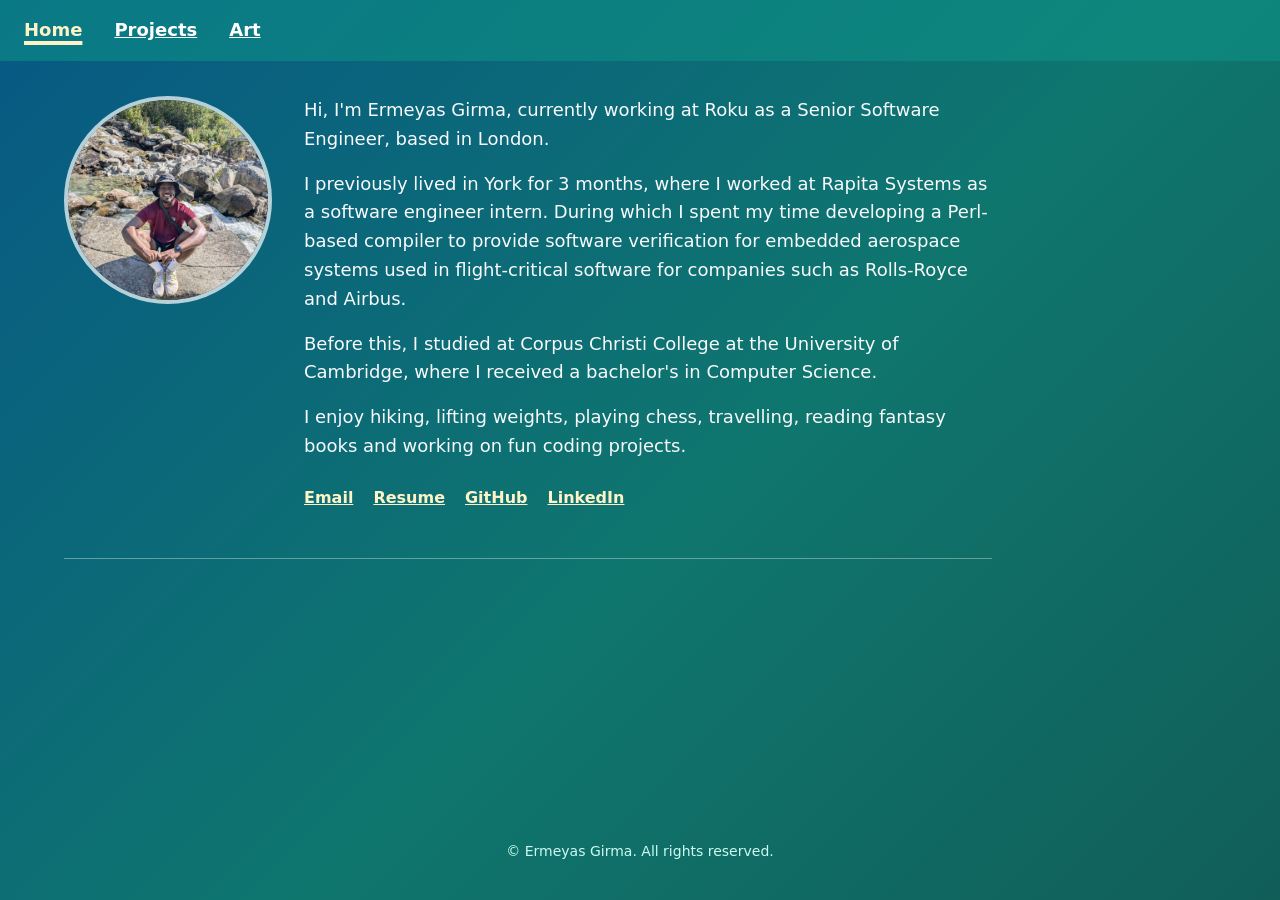
<file: index.html>
<!doctype html>
<html lang="en">
  <head>
    <meta charset="utf-8">
    <meta name="viewport" content="width=device-width, initial-scale=1">
    <title>Ermeyas Girma</title>
    <meta name="description" content="Ermeyas Girma is a Senior Software Engineer with a passion for computer science, technology, and thoughtful software development.">
    <link rel="canonical" href="https://ermeyasgirma.github.io/">
    <meta property="og:type" content="website">
    <meta property="og:title" content="Ermeyas Girma">
    <meta property="og:description" content="Senior Software Engineer driven by curiosity about technology and computer science.">
    <meta property="og:url" content="https://ermeyasgirma.github.io/">
    <link rel="stylesheet" href="styles.css">
    <script type="application/ld+json">
      {
        "@context": "https://schema.org",
        "@type": "Person",
        "name": "Ermeyas Girma",
        "url": "https://ermeyasgirma.github.io/",
        "jobTitle": "Senior Software Engineer",
        "sameAs": [
          "https://github.com/ermeyasgirma",
          "https://www.linkedin.com/in/ermeyas-girma-4b7386199/"
        ]
      }
    </script>
  </head>
  <body>
    <nav aria-label="Primary navigation" class="site-nav">
      <a href="index.html" aria-current="page">Home</a>
      <a href="projects.html">Projects</a>
      <a href="art.html">Art</a>
    </nav>
    <main class="page-shell page-shell--wide">
      <header class="hero">
        <img class="portrait" src="images/portrait.jpg" alt="Ermeyas Girma" width="480" height="480" fetchpriority="high">
        <div class="hero-copy">
          <div class="intro">
            <p>Hi, I'm Ermeyas Girma, currently working at Roku as a Senior Software Engineer, based in London.</p>
            <p>I previously lived in York for 3 months, where I worked at Rapita Systems as a software engineer intern. During which I spent my time developing a Perl-based compiler to provide software verification for embedded aerospace systems used in flight-critical software for companies such as Rolls-Royce and Airbus.</p>
            <p>Before this, I studied at Corpus Christi College at the University of Cambridge, where I received a bachelor's in Computer Science.</p>
            <p>I enjoy hiking, lifting weights, playing chess, travelling, reading fantasy books and working on fun coding projects.</p>
          </div>
          <nav aria-label="Professional profiles" class="profile-links">
            <a href="mailto:ermeyasgirma72@gmail.com">Email</a>
            <a href="ermeyas_resume.pdf" target="_blank" rel="noopener">Resume</a>
            <a href="https://github.com/ermeyasgirma">GitHub</a>
            <a href="https://www.linkedin.com/in/ermeyas-girma-4b7386199/">LinkedIn</a>
          </nav>
        </div>
      </header>
    </main>
    <footer class="site-footer">
      <p>© Ermeyas Girma. All rights reserved.</p>
    </footer>
  </body>
</html>
</file>
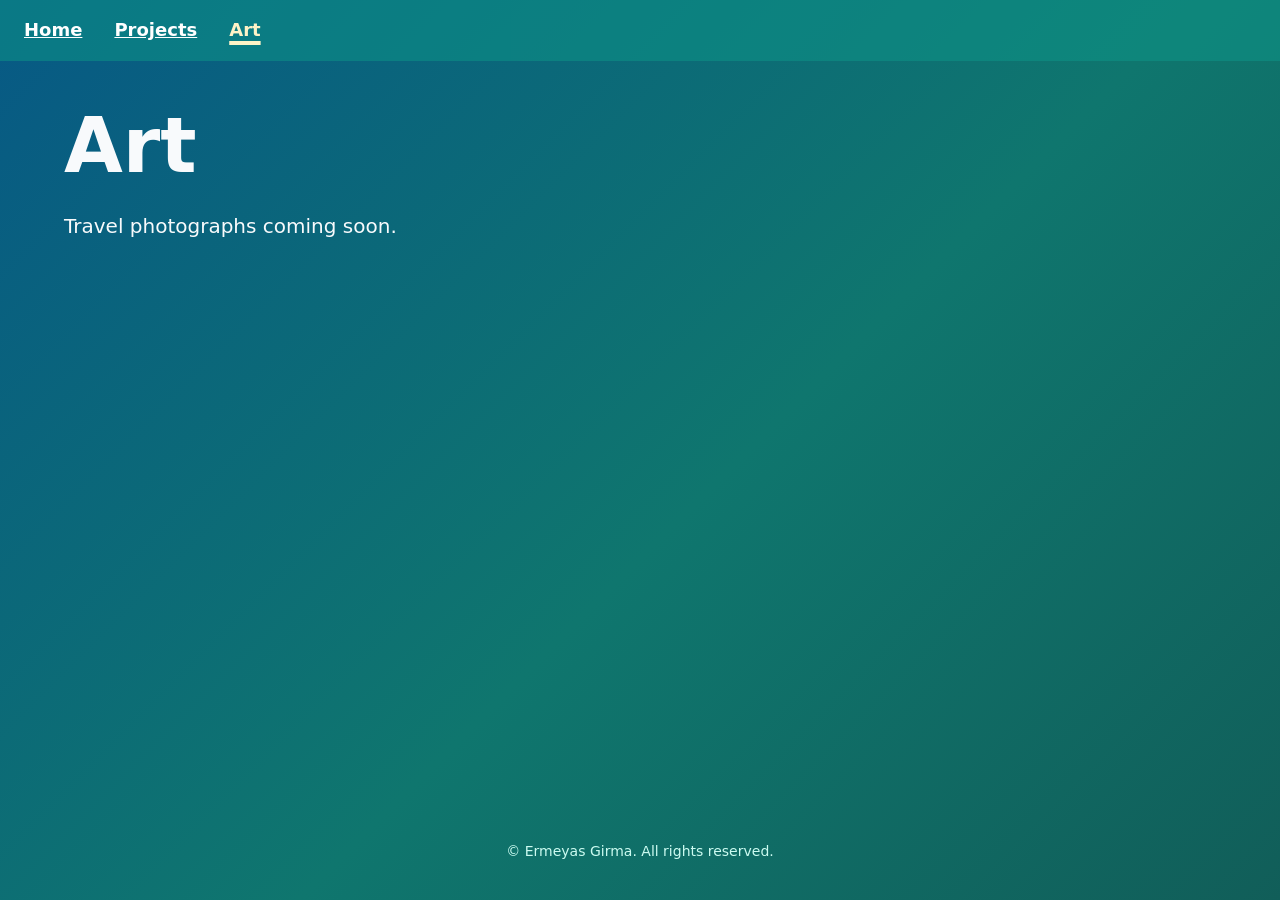
<file: art.html>
<!doctype html>
<html lang="en">
  <head>
    <meta charset="utf-8">
    <meta name="viewport" content="width=device-width, initial-scale=1">
    <title>Art | Ermeyas Girma</title>
    <meta name="description" content="Travel photography by Ermeyas Girma.">
    <link rel="canonical" href="https://ermeyasgirma.github.io/art.html">
    <link rel="stylesheet" href="styles.css">
  </head>
  <body>
    <nav aria-label="Primary navigation" class="site-nav">
      <a href="index.html">Home</a>
      <a href="projects.html">Projects</a>
      <a href="art.html" aria-current="page">Art</a>
    </nav>
    <main class="page-shell">
      <h1 class="page-heading">Art</h1>
      <p class="empty-state">Travel photographs coming soon.</p>
      <!--
        HOW TO ADD A PHOTO
        1. Format: JPEG (.jpg) or WebP (.webp), about 2000px on the longest side
           and under ~500KB. Resize/compress first (e.g. squoosh.app, quality 80-85).
           Use lowercase file names with no spaces, e.g. lisbon-sunset.jpg
        2. Upload the file to the images/art/ folder.
        3. Copy the <figure> block below inside <div class="gallery">, change the
           file name, and write the caption between <figcaption> and </figcaption>.
           "alt" describes the photo for screen readers; the caption is what visitors see.
        4. Once you have photos, delete the "Travel photographs coming soon." line above.

        <figure>
          <img src="images/art/lisbon-sunset.jpg" alt="Sunset over Lisbon rooftops" loading="lazy" decoding="async">
          <figcaption>Lisbon, August 2025</figcaption>
        </figure>
      -->
      <div class="gallery">
      </div>
    </main>
    <footer class="site-footer">
      <p>© Ermeyas Girma. All rights reserved.</p>
    </footer>
  </body>
</html>
</file>
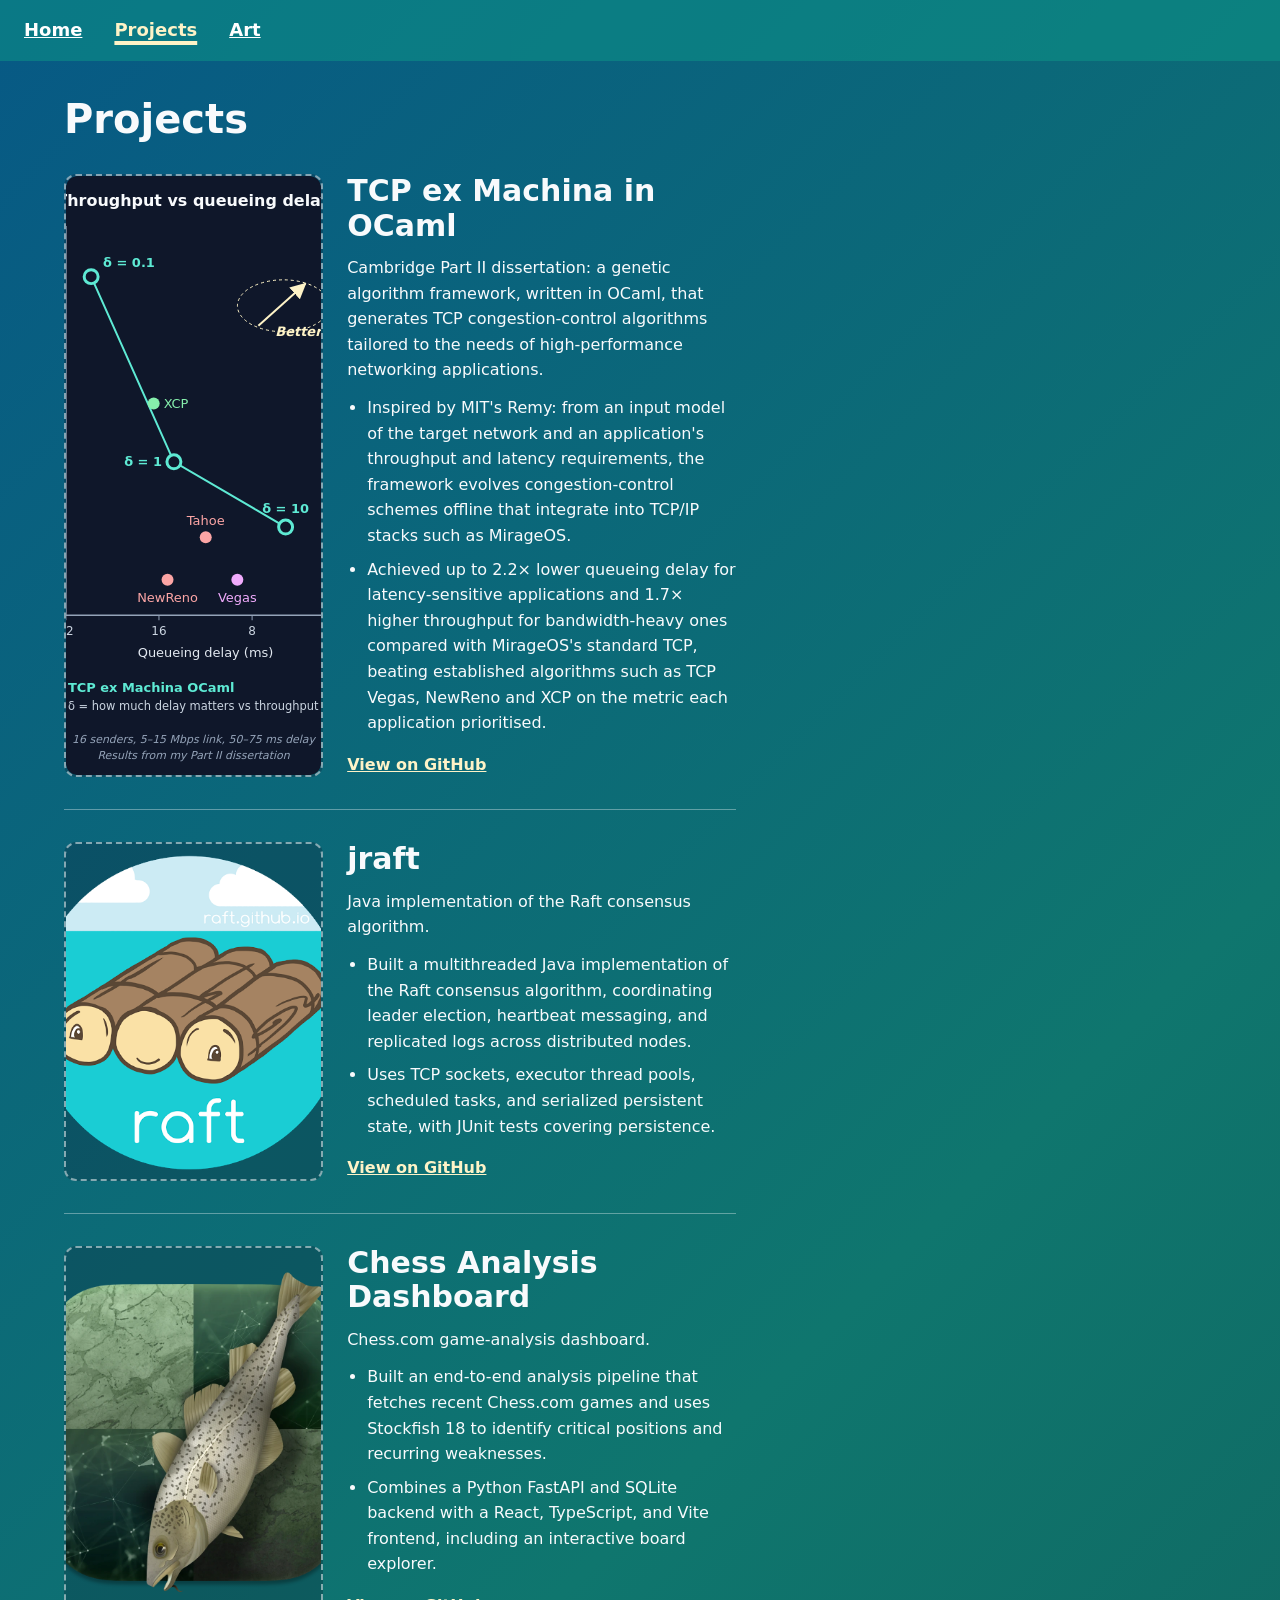
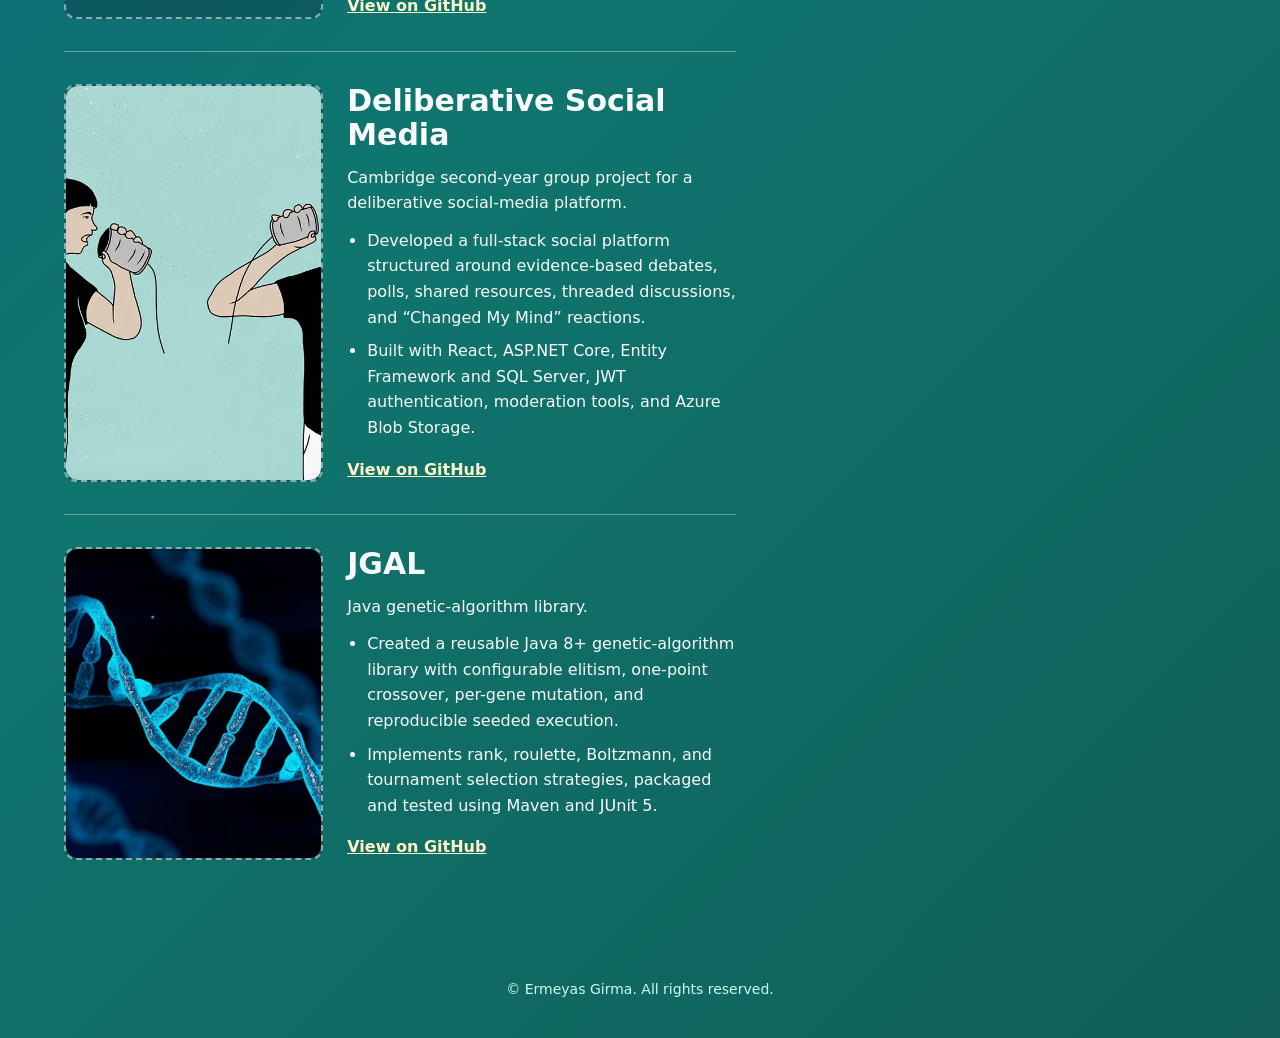
<file: projects.html>
<!doctype html>
<html lang="en">
  <head>
    <meta charset="utf-8">
    <meta name="viewport" content="width=device-width, initial-scale=1">
    <title>Projects | Ermeyas Girma</title>
    <meta name="description" content="Selected coding projects by Ermeyas Girma.">
    <link rel="canonical" href="https://ermeyasgirma.github.io/projects.html">
    <link rel="stylesheet" href="styles.css">
  </head>
  <body>
    <nav aria-label="Primary navigation" class="site-nav">
      <a href="index.html">Home</a>
      <a href="projects.html" aria-current="page">Projects</a>
      <a href="art.html">Art</a>
    </nav>
    <main class="page-shell">
      <h1 class="projects-heading">Projects</h1>
      <div class="project-list">
        <article class="project-entry">
          <div class="project-media">
            <img src="images/projects/tcp-ex-machina.svg" alt="Chart of throughput against queueing delay: TCP ex Machina OCaml at three delay weightings compared with XCP, TCP Tahoe, NewReno and Vegas" loading="lazy" decoding="async">
          </div>
          <div class="project-copy">
            <h2>TCP ex Machina in OCaml</h2>
            <p>Cambridge Part II dissertation: a genetic algorithm framework, written in OCaml, that generates TCP congestion-control algorithms tailored to the needs of high-performance networking applications.</p>
            <ul class="project-details">
              <li>Inspired by MIT's Remy: from an input model of the target network and an application's throughput and latency requirements, the framework evolves congestion-control schemes offline that integrate into TCP/IP stacks such as MirageOS.</li>
              <li>Achieved up to 2.2&times; lower queueing delay for latency-sensitive applications and 1.7&times; higher throughput for bandwidth-heavy ones compared with MirageOS's standard TCP, beating established algorithms such as TCP Vegas, NewReno and XCP on the metric each application prioritised.</li>
            </ul>
            <a href="https://github.com/ermeyasgirma/tcp-ex-machina-ocaml">View on GitHub</a>
          </div>
        </article>
        <article class="project-entry">
          <div class="project-media">
            <img src="images/projects/raft.png" alt="Raft consensus algorithm visualization" loading="lazy" decoding="async">
          </div>
          <div class="project-copy">
            <h2>jraft</h2>
            <p>Java implementation of the Raft consensus algorithm.</p>
            <ul class="project-details">
              <li>Built a multithreaded Java implementation of the Raft consensus algorithm, coordinating leader election, heartbeat messaging, and replicated logs across distributed nodes.</li>
              <li>Uses TCP sockets, executor thread pools, scheduled tasks, and serialized persistent state, with JUnit tests covering persistence.</li>
            </ul>
            <a href="https://github.com/ermeyasgirma/jraft">View on GitHub</a>
          </div>
        </article>
        <article class="project-entry">
          <div class="project-media">
            <img src="images/projects/stockfish.webp" alt="Chess analysis with Stockfish" loading="lazy" decoding="async">
          </div>
          <div class="project-copy">
            <h2>Chess Analysis Dashboard</h2>
            <p>Chess.com game-analysis dashboard.</p>
            <ul class="project-details">
              <li>Built an end-to-end analysis pipeline that fetches recent Chess.com games and uses Stockfish 18 to identify critical positions and recurring weaknesses.</li>
              <li>Combines a Python FastAPI and SQLite backend with a React, TypeScript, and Vite frontend, including an interactive board explorer.</li>
            </ul>
            <a href="https://github.com/ermeyasgirma/chess-analysis-dashboard">View on GitHub</a>
          </div>
        </article>
        <article class="project-entry">
          <div class="project-media">
            <img src="images/projects/deliberative.avif" alt="Deliberative Social Media interface" loading="lazy" decoding="async">
          </div>
          <div class="project-copy">
            <h2>Deliberative Social Media</h2>
            <p>Cambridge second-year group project for a deliberative social-media platform.</p>
            <ul class="project-details">
              <li>Developed a full-stack social platform structured around evidence-based debates, polls, shared resources, threaded discussions, and “Changed My Mind” reactions.</li>
              <li>Built with React, ASP.NET Core, Entity Framework and SQL Server, JWT authentication, moderation tools, and Azure Blob Storage.</li>
            </ul>
            <a href="https://github.com/ermeyasgirma/Deliberative-Social-Media">View on GitHub</a>
          </div>
        </article>
        <article class="project-entry">
          <div class="project-media">
            <img src="images/projects/genetics.jpg" alt="Genetic algorithm visualization" loading="lazy" decoding="async">
          </div>
          <div class="project-copy">
            <h2>JGAL</h2>
            <p>Java genetic-algorithm library.</p>
            <ul class="project-details">
              <li>Created a reusable Java 8+ genetic-algorithm library with configurable elitism, one-point crossover, per-gene mutation, and reproducible seeded execution.</li>
              <li>Implements rank, roulette, Boltzmann, and tournament selection strategies, packaged and tested using Maven and JUnit 5.</li>
            </ul>
            <a href="https://github.com/ermeyasgirma/JGAL">View on GitHub</a>
          </div>
        </article>
      </div>
    </main>
    <footer class="site-footer">
      <p>© Ermeyas Girma. All rights reserved.</p>
    </footer>
  </body>
</html>
</file>
<file: styles.css>
:root {
  color: #f8fafc;
  background: #075985;
  font-family: system-ui, -apple-system, BlinkMacSystemFont, "Segoe UI", sans-serif;
  line-height: 1.6;
}

* {
  box-sizing: border-box;
}

body {
  min-height: 100vh;
  margin: 0;
  display: flex;
  flex-direction: column;
  background: linear-gradient(135deg, #075985 0%, #0f766e 55%, #115e59 100%);
}

.page-shell {
  width: min(100% - 2rem, 44rem);
  margin-right: auto;
  margin-left: max(2rem, calc((100% - 72rem) / 2));
  padding: 6rem 0 3rem;
  flex: 1;
}

.page-shell--wide {
  width: min(100% - 4rem, 58rem);
}

.hero {
  display: grid;
  grid-template-columns: auto 1fr;
  gap: 2rem;
  align-items: start;
  border-bottom: 1px solid rgb(255 255 255 / 0.35);
  padding-bottom: 3rem;
}

.hero-copy {
  padding-top: 0;
}

.portrait {
  width: clamp(9rem, 22vw, 13rem);
  height: auto;
  aspect-ratio: 1;
  border: 4px solid rgb(255 255 255 / 0.7);
  border-radius: 50%;
  object-fit: cover;
}

.eyebrow {
  margin: 0;
  color: #ccfbf1;
  font-size: 0.875rem;
  font-weight: 700;
  letter-spacing: 0.08em;
  text-transform: uppercase;
}

h1,
h2 {
  line-height: 1.15;
}

h1 {
  margin: 0.4rem 0;
  font-size: clamp(2.5rem, 9vw, 4.75rem);
}

h2 {
  margin-bottom: 1rem;
}

.role {
  margin: 0;
  color: #fef3c7;
  font-size: 1.25rem;
  font-weight: 700;
}

.intro {
  margin: 0 0 1.5rem;
  font-size: 1.125rem;
}

.intro p {
  margin: 0 0 1rem;
}

.intro p:last-child {
  margin-bottom: 0;
}

.profile-links,
.projects {
  display: flex;
  flex-wrap: wrap;
  gap: 0.75rem 1.25rem;
}

.profile-links a,
.projects a {
  color: #fef3c7;
  font-weight: 700;
}

a:focus-visible {
  outline: 3px solid #f59e0b;
  outline-offset: 3px;
}

section {
  padding-top: 3rem;
}

.projects {
  margin: 0;
  padding: 0;
  list-style: none;
}

.site-nav {
  position: fixed;
  top: 0;
  left: 0;
  z-index: 1;
  display: flex;
  flex-wrap: wrap;
  width: 100%;
  gap: 0.5rem 2rem;
  padding: 1rem 1.5rem;
  background: rgb(13 148 136 / 0.55);
}

.site-nav a {
  color: #fff;
  font-size: 1.125rem;
  font-weight: 700;
}

.site-nav a[aria-current="page"] {
  color: #fef3c7;
  text-decoration-thickness: 0.2em;
  text-underline-offset: 0.3em;
}

.projects-heading {
  margin: 0 0 2rem;
  font-size: clamp(1.75rem, 5vw, 2.5rem);
}

.project-list {
  max-width: 42rem;
}

.project-entry {
  display: grid;
  grid-template-columns: minmax(0, 2fr) minmax(0, 3fr);
  gap: 1.5rem;
  align-items: stretch;
  padding: 0 0 2rem;
}

.project-entry + .project-entry {
  border-top: 1px solid rgb(255 255 255 / 0.35);
  padding-top: 2rem;
}

.project-entry h2 {
  margin: 0;
  font-size: 1.875rem;
}

.project-entry p {
  margin: 0.75rem 0;
}

.project-copy {
  display: flex;
  flex-direction: column;
  align-self: stretch;
}

.project-copy a {
  margin-top: auto;
  color: #fef3c7;
  font-weight: 700;
}

.project-details {
  margin: 0 0 1rem;
  padding-left: 1.25rem;
}

.project-details li + li {
  margin-top: 0.5rem;
}

.project-media {
  display: grid;
  place-items: center;
  aspect-ratio: auto;
  min-height: 15rem;
  align-self: stretch;
  overflow: hidden;
  border: 2px dashed rgb(255 255 255 / 0.5);
  border-radius: 0.75rem;
  background: rgb(15 23 42 / 0.25);
  color: #ccfbf1;
  font-weight: 700;
}

.project-media img {
  display: block;
  width: 100%;
  height: 100%;
  border-radius: inherit;
  object-fit: cover;
}

.gallery {
  display: grid;
  grid-template-columns: repeat(auto-fill, minmax(16rem, 1fr));
  gap: 2rem;
}

.gallery figure {
  margin: 0;
}

.gallery img {
  display: block;
  width: 100%;
  border-radius: 0.75rem;
}

.gallery figcaption {
  margin-top: 0.5rem;
  color: #ccfbf1;
  font-size: 0.95rem;
}

.empty-state {
  max-width: 38rem;
  font-size: 1.25rem;
}

.site-footer {
  width: 100%;
  margin: 0;
  padding: 1.5rem;
  color: #ccfbf1;
  font-size: 0.875rem;
  text-align: center;
}

@media (max-width: 30rem) {
  .hero {
    grid-template-columns: 1fr;
  }

  .page-shell {
    margin-right: auto;
    margin-left: auto;
    padding: 3rem 0;
  }

  .page-shell--wide {
    width: min(100% - 2rem, 58rem);
  }

  .site-nav {
    position: static;
    width: auto;
    margin: 0;
  }

  .project-entry {
    grid-template-columns: 1fr;
  }

  .site-footer {
    margin: 0;
  }
}
</file>
